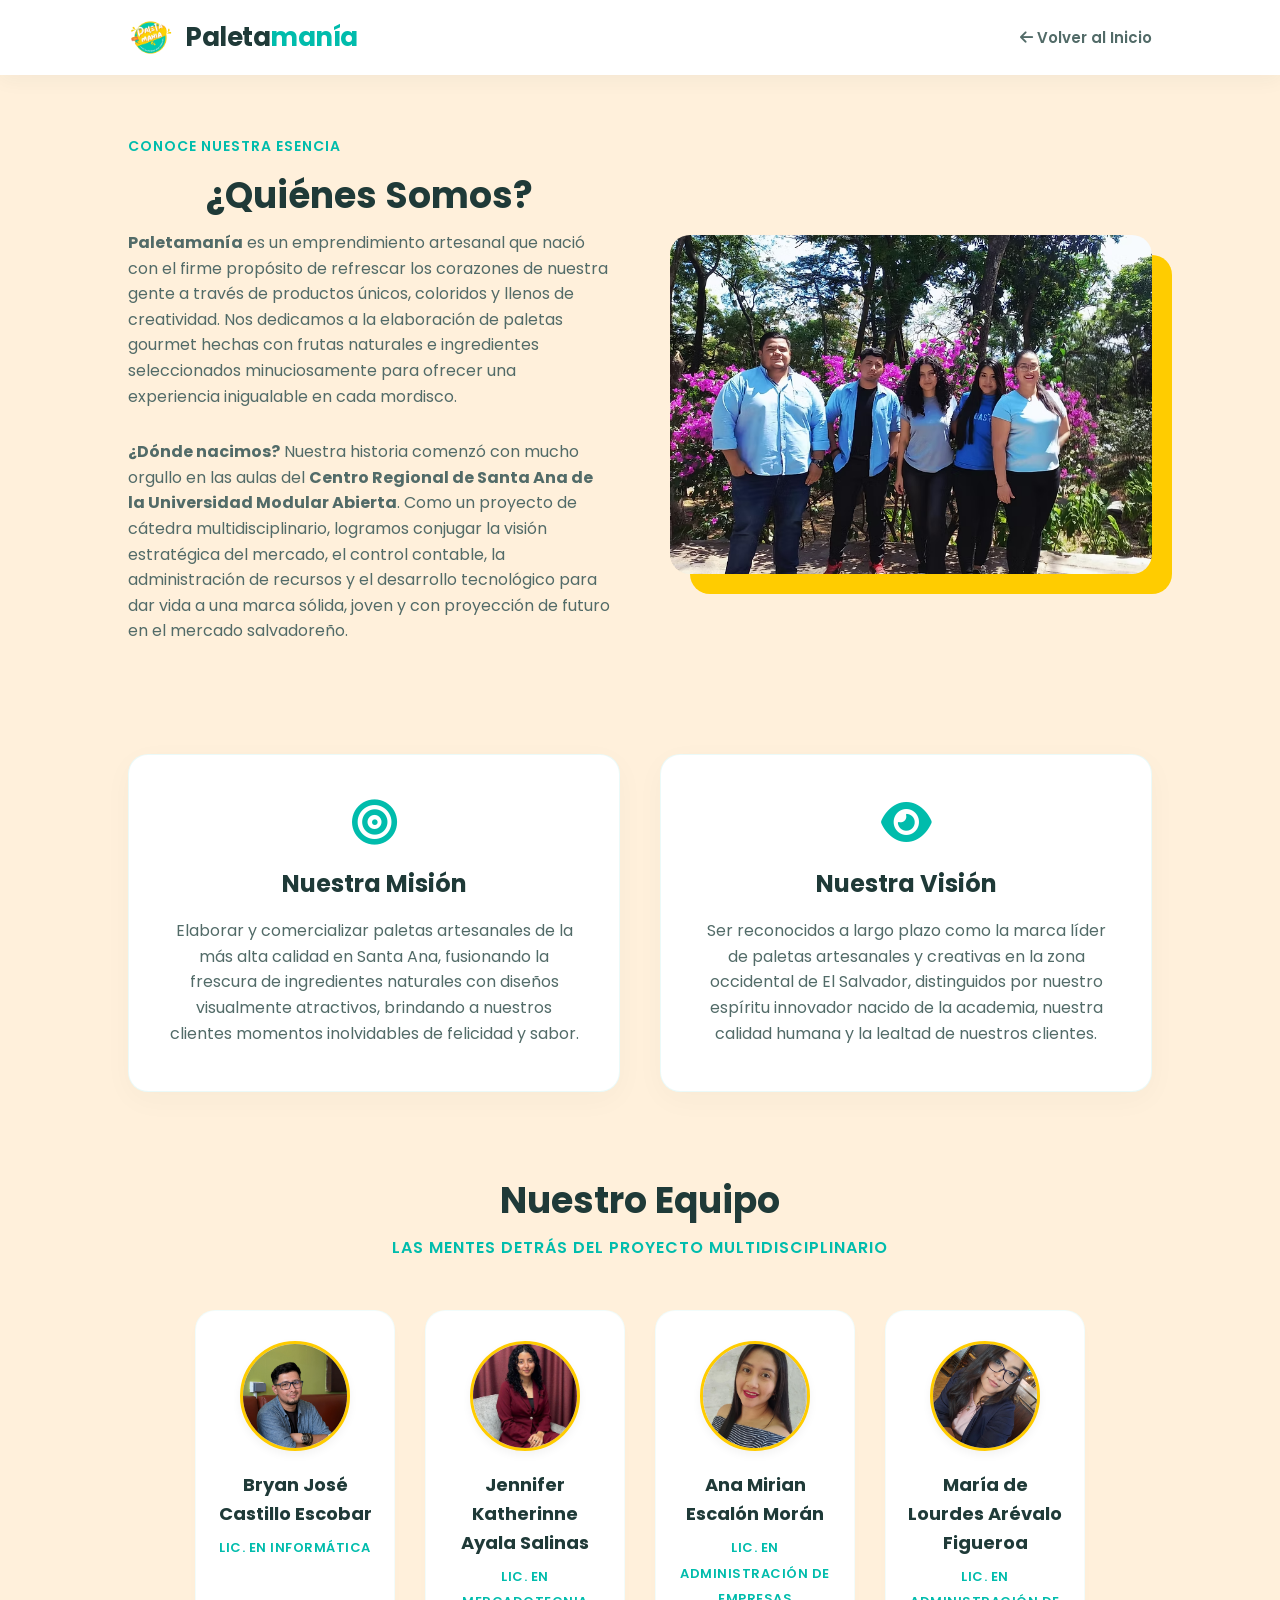
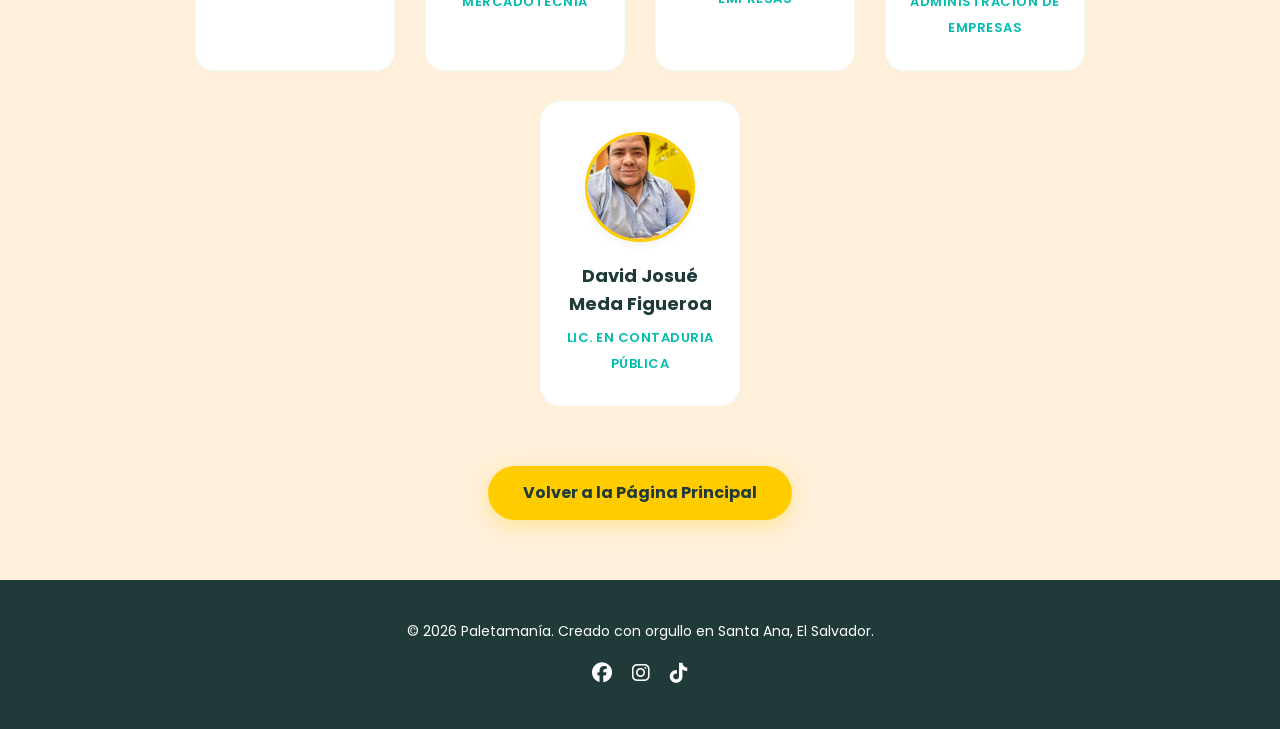
<file: nosotros.html>
<!DOCTYPE html>
<html lang="es">
<head>
    <meta charset="UTF-8">
    <meta name="viewport" content="width=device-width, initial-scale=1.0">
    <title>Quiénes Somos | Paletamanía</title>
    
    <link rel="stylesheet" href="css/estilo.css">
    
    <link rel="stylesheet" href="https://cdnjs.cloudflare.com/ajax/libs/font-awesome/6.4.0/css/all.min.css">
    
    <link href="https://fonts.googleapis.com/css2?family=Poppins:wght@300;400;600;700&display=swap" rel="stylesheet">

    <style>
        .espacio-superior {
            padding-top: 40px;
        }
        .seccion-interna {
            padding: 60px 10%;
        }
        .bloque-historia {
            display: flex;
            align-items: center;
            justify-content: space-between;
            gap: 60px;
            max-width: 1200px;
            margin: 0 auto 80px auto;
        }
        .contenedor-mision-vision {
            display: grid;
            grid-template-columns: repeat(auto-fit, minmax(320px, 1fr));
            gap: 40px;
            margin-bottom: 80px;
        }
        .tarjeta-mv {
            background-color: var(--tarjetas-bg);
            padding: 45px 35px;
            border-radius: 20px;
            text-align: center;
            border: 1px solid rgba(0, 188, 172, 0.08);
            box-shadow: 0 8px 30px rgba(31, 58, 56, 0.03);
        }
        .tarjeta-mv i {
            font-size: 45px;
            color: var(--principal);
            margin-bottom: 20px;
        }
        .tarjeta-mv h3 {
            font-size: 24px;
            color: var(--texto);
            margin-bottom: 15px;
            font-weight: 700;
        }
        
        /* --- ESTILOS MODIFICADOS: EQUIPO EN UNA SOLA FILA --- */
        .contenedor-equipo {
            display: flex;
            flex-direction: row;
            justify-content: center;
            gap: 30px;
            margin-top: 40px;
            overflow-x: auto;
            flex-wrap: wrap;
        }
        
        .tarjeta-miembro {
            background-color: var(--tarjetas-bg);
            border-radius: 20px;
            padding: 30px 20px;
            text-align: center;
            border: 1px solid rgba(0, 188, 172, 0.05);
            box-shadow: 0 5px 20px rgba(0,0,0,0.01);
            flex: 0 0 auto;
            min-width: 200px;
            width: calc(20% - 24px);
        }
        
        .avatar-miembro {
            width: 110px;
            height: 110px;
            border-radius: 50%;
            background-color: var(--fondo);
            margin: 0 auto 20px auto;
            overflow: hidden;
            display: flex;
            align-items: center;
            justify-content: center;
            border: 3px solid var(--secundario);
            box-shadow: 0 4px 10px rgba(0, 0, 0, 0.05);
        }

        .avatar-miembro img {
            width: 100%;
            height: 100%;
            object-fit: cover;
            display: block;
        }
        
        .tarjeta-miembro h4 {
            font-size: 18px;
            color: var(--texto);
            margin-bottom: 5px;
            font-weight: 700;
        }
        
        .tarjeta-miembro span {
            font-size: 13px;
            color: var(--principal);
            font-weight: 600;
            text-transform: uppercase;
            letter-spacing: 0.5px;
        }
        
        @media (max-width: 1200px) {
            .tarjeta-miembro {
                width: calc(25% - 22.5px);
            }
        }
        
        @media (max-width: 992px) {
            .bloque-historia {
                flex-direction: column-reverse;
                gap: 40px;
            }
            .bloque-historia .nosotros-contenido h2,
            .bloque-historia .descripcion-nosotros {
                text-align: center;
            }
            
            .tarjeta-miembro {
                width: calc(33.333% - 20px);
            }
        }
        
        @media (max-width: 768px) {
            .tarjeta-miembro {
                width: calc(50% - 15px);
            }
        }
        
        @media (max-width: 480px) {
            .tarjeta-miembro {
                width: 100%;
            }
        }
    </style>
</head>
<body>

    <header>
        <div class="logo-contenedor">
            <img src="img/Logo_Helados_y_Paletas_Divertido_Circular_Amarillo__1_-removebg-preview.png" alt="Paletamanía Logo Mini" class="logo-img">
            <span class="logo-texto">Paleta<span>manía</span></span>
        </div>
        
        <nav>
            <a href="index.html"><i class="fa-solid fa-arrow-left"></i> Volver al Inicio</a>
        </nav>
    </header>

    <main class="seccion-interna espacio-superior">
        
        <div class="bloque-historia">
            <div class="nosotros-contenido">
                <p class="subtitulo-izq">Conoce nuestra esencia</p>
                <h2>¿Quiénes Somos?</h2>
                <p class="descripcion-nosotros">
                    <strong>Paletamanía</strong> es un emprendimiento artesanal que nació con el firme propósito de refrescar los corazones de nuestra gente a través de productos únicos, coloridos y llenos de creatividad. Nos dedicamos a la elaboración de paletas gourmet hechas con frutas naturales e ingredientes seleccionados minuciosamente para ofrecer una experiencia inigualable en cada mordisco.
                </p>
                <p class="descripcion-nosotros">
                    <strong>¿Dónde nacimos?</strong> Nuestra historia comenzó con mucho orgullo en las aulas del <strong>Centro Regional de Santa Ana de la Universidad Modular Abierta</strong>. Como un proyecto de cátedra multidisciplinario, logramos conjugar la visión estratégica del mercado, el control contable, la administración de recursos y el desarrollo tecnológico para dar vida a una marca sólida, joven y con proyección de futuro en el mercado salvadoreño.
                </p>
            </div>
            
            <div class="nosotros-imagen-wrapper">
                <div class="decoracion-fondo"></div>
                <img src="img/grupo.png" alt="Equipo Multidisciplinario Paletamanía" class="foto-equipo">
            </div>
        </div>

        <div class="contenedor-mision-vision">
            <div class="tarjeta-mv">
                <i class="fa-solid fa-bullseye"></i>
                <h3>Nuestra Misión</h3>
                <p class="descripcion-nosotros" style="text-align: center; margin-bottom: 0;">
                    Elaborar y comercializar paletas artesanales de la más alta calidad en Santa Ana, fusionando la frescura de ingredientes naturales con diseños visualmente atractivos, brindando a nuestros clientes momentos inolvidables de felicidad y sabor.
                </p>
            </div>

            <div class="tarjeta-mv">
                <i class="fa-solid fa-eye"></i>
                <h3>Nuestra Visión</h3>
                <p class="descripcion-nosotros" style="text-align: center; margin-bottom: 0;">
                    Ser reconocidos a largo plazo como la marca líder de paletas artesanales y creativas en la zona occidental de El Salvador, distinguidos por nuestro espíritu innovador nacido de la academia, nuestra calidad humana y la lealtad de nuestros clientes.
                </p>
            </div>
        </div>

        <section style="margin-bottom: 40px;">
            <h2>Nuestro Equipo</h2>
            <p class="subtitulo">Las mentes detrás del proyecto multidisciplinario</p>

            <div class="contenedor-equipo">
                <div class="tarjeta-miembro">
                    <div class="avatar-miembro">
                        <img src="img/bryan.jpg" alt="Nombre Miembro 1">
                    </div>
                    <h4>Bryan José Castillo Escobar</h4>
                    <span>Lic. en Informática</span>
                </div>

                <div class="tarjeta-miembro">
                    <div class="avatar-miembro">
                       <img src="img/Kat.jpg" alt="Nombre Miembro 2">
                    </div>
                    <h4>Jennifer Katherinne Ayala Salinas</h4>
                    <span>Lic. en Mercadotecnia</span>
                </div>

                <div class="tarjeta-miembro">
                    <div class="avatar-miembro">
                        <img src="img/mirian.jpg" alt="Nombre Miembro 3">
                    </div>
                    <h4>Ana Mirian Escalón Morán</h4>
                    <span>Lic. en Administración de empresas</span>
                </div>

                <div class="tarjeta-miembro">
                    <div class="avatar-miembro">
                      <img src="img/lourdes.jpg" alt="Nombre Miembro 4">
                    </div>
                    <h4>María de Lourdes Arévalo Figueroa</h4>
                    <span>Lic. en Administración de empresas</span>
                </div>

                <div class="tarjeta-miembro">
                    <div class="avatar-miembro">
                        <img src="img/david.jpg" alt="Nombre Miembro 5">
                    </div>
                    <h4>David Josué Meda Figueroa</h4>
                    <span>Lic. en Contaduria pública</span>
                </div>
            </div>
           
        </section>

        <div class="bloque-boton-centrado" style="margin-top: 60px;">
            <a href="index.html" class="btn-principal">Volver a la Página Principal</a>
        </div>

    </main>

    <footer>
        <p>&copy; 2026 Paletamanía. Creado con orgullo en Santa Ana, El Salvador.</p>
        <div class="redes">
            <a href="#"><i class="fa-brands fa-facebook"></i></a>
            <a href="https://www.instagram.com/paletamania_helados?igsh=MWhjcGt2OXh0MXdkdg=="><i class="fa-brands fa-instagram"></i></a>
            <a href="#"><i class="fa-brands fa-tiktok"></i></a>
        </div>
    </footer>

</body>
</html>
</file>
<file: css/estilo.css>
/* ==========================================================================
   1. VARIABLES DE COLOR Y RESET DE ESTILOS
   ========================================================================== */
:root {
    --principal: #00bcac;         /* Turquesa/Cian vibrante del logo */
    --principal-oscuro: #009689;  /* Turquesa oscuro para efectos hover */
    --secundario: #ffcc00;        /* Amarillo sol brillante */
    --acentos: #ff7f50;           /* Coral/Salmón del palito de la paleta */
    --fondo: #fff0db;             /* Crema suave para el fondo general */
    --tarjetas-bg: #ffffff;       /* Blanco puro para los contenedores */
    --texto: #1f3a38;             /* Contraste oscuro basado en el verde azulado */
    --texto-suave: #526b68;       /* Tono intermedio para descripciones largas */
}

* {
    margin: 0;
    padding: 0;
    box-sizing: border-box;
    font-family: 'Poppins', sans-serif;
    scroll-behavior: smooth;
}

body {
    background-color: var(--fondo);
    color: var(--texto);
    line-height: 1.6;
}

/* ==========================================================================
   2. HEADER / BARRA DE NAVEGACIÓN
   ========================================================================== */
header {
    display: flex;
    justify-content: space-between;
    align-items: center;
    padding: 15px 10%;
    background-color: var(--tarjetas-bg);
    position: sticky;
    top: 0;
    z-index: 1000;
    box-shadow: 0 4px 20px rgba(31, 58, 56, 0.05);
}

.logo-contenedor {
    display: flex;
    align-items: center;
    gap: 12px;
}

.logo-img {
    height: 45px;
    width: auto;
    display: block;
}

.logo-texto {
    font-size: 26px;
    font-weight: 700;
    color: var(--texto);
    letter-spacing: -0.5px;
}

.logo-texto span {
    color: var(--principal);
}

header nav {
    display: flex;
    align-items: center;
}

header nav a, .dropbtn {
    margin-left: 25px;
    text-decoration: none;
    color: var(--texto-suave);
    font-weight: 600;
    font-size: 15px;
    transition: color 0.3s ease;
    background: none;
    border: none;
    font-family: inherit;
    cursor: pointer;
}

header nav a:hover, .dropdown:hover .dropbtn {
    color: var(--principal);
}

/* ==========================================================================
   3. MENÚ DESPLEGABLE (DROPDOWN CORREGIDO - SIN CIERRES ACCIDENTALES)
   ========================================================================== */
.dropdown {
    position: relative;
    display: inline-block;
}

.dropbtn i {
    font-size: 12px;
    margin-left: 5px;
    transition: transform 0.3s ease;
}

.dropdown:hover .dropbtn i {
    transform: rotate(180deg);
}

.dropdown-content {
    display: none;
    position: absolute;
    top: 100%; 
    right: 0;
    background-color: var(--tarjetas-bg);
    min-width: 160px;
    box-shadow: 0 8px 20px rgba(31, 58, 56, 0.15);
    border-radius: 12px;
    z-index: 100;
    overflow: hidden;
}

.dropdown::after {
    content: '';
    position: absolute;
    top: 100%;
    left: 0;
    width: 100%;
    height: 25px;
    background: transparent;
}

.dropdown:hover .dropdown-content {
    display: block;
}

.dropdown-content a {
    color: var(--texto-suave);
    padding: 12px 20px;
    text-decoration: none;
    display: block;
    font-weight: 600;
    font-size: 14px;
    transition: all 0.3s ease;
    margin-left: 0;
    text-align: left;
}

.dropdown-content a:hover {
    background-color: var(--fondo);
    color: var(--principal);
}

/* ==========================================================================
   4. SECCIÓN HERO (INICIO)
   ========================================================================== */
.hero {
    height: 90vh;
    display: flex;
    align-items: center;
    justify-content: center;
    text-align: center;
    padding: 0 20px;
    background: linear-gradient(rgba(0, 0, 0, 0.45), rgba(0, 0, 0, 0.45)), url('../img/paleta1.jpeg') no-repeat center center/cover;
}

.hero-content-centered {
    max-width: 750px;
    display: flex;
    flex-direction: column;
    align-items: center;
    animation: fadeInUp 1s ease-out;
}

.hero-logo-center {
    height: 130px;
    width: auto;
    margin-bottom: 25px;
    filter: drop-shadow(0px 6px 12px rgba(0, 0, 0, 0.4));
}

.hero h1 {
    font-size: 52px;
    font-weight: 700;
    line-height: 1.2;
    color: #ffffff;
    margin-bottom: 20px;
    text-shadow: 0 2px 10px rgba(0, 0, 0, 0.4);
}

.hero p {
    font-size: 19px;
    color: #f5f5f5;
    margin-bottom: 35px;
    text-shadow: 0 1px 5px rgba(0, 0, 0, 0.4);
}

.btn-principal {
    display: inline-block;
    padding: 14px 35px;
    background-color: var(--secundario);
    color: var(--texto);
    text-decoration: none;
    border-radius: 30px;
    font-weight: 700;
    box-shadow: 0 5px 20px rgba(255, 204, 0, 0.35);
    transition: all 0.3s ease;
}

.btn-principal:hover {
    background-color: var(--principal);
    color: #ffffff;
    transform: translateY(-3px);
    box-shadow: 0 8px 25px rgba(0, 188, 172, 0.4);
}

@keyframes fadeInUp {
    from { opacity: 0; transform: translateY(20px); }
    to { opacity: 1; transform: translateY(0); }
}

/* ==========================================================================
   5. TÍTULOS GLOBALES Y SECCIONES
   ========================================================================== */
h2 {
    text-align: center;
    font-size: 36px;
    color: var(--texto);
    margin-bottom: 5px;
    font-weight: 700;
}

.subtitulo {
    text-align: center;
    color: var(--principal);
    font-weight: 600;
    font-size: 16px;
    text-transform: uppercase;
    letter-spacing: 1px;
    margin-bottom: 50px;
}

/* --- Creamos Historias (Beneficios) --- */
.beneficios {
    padding: 80px 10%;
    background-color: var(--tarjetas-bg);
}

.contenedor-tarjetas {
    display: grid;
    grid-template-columns: repeat(auto-fit, minmax(280px, 1fr));
    gap: 30px;
}

.tarjeta-beneficio {
    background-color: var(--fondo);
    padding: 40px 30px;
    border-radius: 20px;
    text-align: center;
    transition: transform 0.3s ease, box-shadow 0.3s ease;
    border: 1px solid rgba(0, 188, 172, 0.08);
    display: flex;
    flex-direction: column;
    align-items: center;
}

.tarjeta-beneficio:hover {
    transform: translateY(-10px);
    box-shadow: 0 15px 35px rgba(31, 58, 56, 0.08);
}

.beneficio-img-wrapper {
    width: 95px;
    height: 95px;
    border-radius: 50%;
    overflow: hidden;
    margin-bottom: 20px;
    border: 3px solid var(--secundario);
    box-shadow: 0 4px 10px rgba(0, 0, 0, 0.05);
}

.beneficio-img {
    width: 100%;
    height: 100%;
    object-fit: cover;
    display: block;
}

.tarjeta-beneficio h3 {
    font-size: 20px;
    margin-bottom: 15px;
    color: var(--texto);
    font-weight: 700;
}

.tarjeta-beneficio p {
    color: var(--texto-suave);
    font-size: 14px;
    line-height: 1.6;
}

/* --- Nuestras Delicias (Catálogo Interactiva) --- */
.catalogo {
    padding: 80px 10%;
}

.contenedor-sabores {
    display: grid;
    grid-template-columns: repeat(auto-fit, minmax(280px, 1fr));
    gap: 30px;
    margin-top: 40px;
}

.sabor-card {
    background: var(--tarjetas-bg);
    border-radius: 20px;
    overflow: hidden;
    box-shadow: 0 5px 20px rgba(0, 0, 0, 0.02);
    transition: transform 0.3s ease, box-shadow 0.3s ease;
    border: 1px solid rgba(0, 0, 0, 0.02);
    display: flex;
    flex-direction: column;
    cursor: pointer;
}

.sabor-card:hover {
    transform: scale(1.03);
    box-shadow: 0 12px 30px rgba(0, 188, 172, 0.15);
}

.sabor-img-placeholder {
    height: 200px;
    display: flex;
    align-items: center;
    justify-content: center;
    font-size: 64px;
    border-bottom: 1px solid rgba(0, 0, 0, 0.02);
    background-color: #fafafa;
}

.sabor-info {
    padding: 25px;
    text-align: center;
}

.sabor-info h3 {
    font-size: 20px;
    color: var(--texto);
    margin-bottom: 10px;
    font-weight: 700;
}

.sabor-info p {
    color: var(--texto-suave);
    font-size: 14px;
    line-height: 1.5;
}

/* --- ESTILOS COMPLETOS DEL MODAL DETALLE DE SABORES --- */
.modal-overlay {
    display: none;
    position: fixed;
    top: 0;
    left: 0;
    width: 100%;
    height: 100%;
    background-color: rgba(31, 58, 56, 0.5);
    backdrop-filter: blur(8px);
    z-index: 2000;
    align-items: center;
    justify-content: center;
    padding: 20px;
    opacity: 0;
    transition: opacity 0.3s ease;
}

.modal-overlay.active {
    display: flex;
    opacity: 1;
}

.modal-wrapper {
    background-color: var(--tarjetas-bg);
    width: 100%;
    max-width: 500px;
    border-radius: 24px;
    padding: 40px 30px;
    position: relative;
    box-shadow: 0 20px 50px rgba(31, 58, 56, 0.25);
    transform: translateY(-3px);
    transition: transform 0.3s ease;
    border: 1px solid rgba(0, 188, 172, 0.1);
}

.modal-cerrar-btn {
    position: absolute;
    top: 20px;
    right: 25px;
    background: none;
    border: none;
    font-size: 32px;
    color: var(--texto-suave);
    cursor: pointer;
    transition: color 0.2s ease;
}

.modal-cerrar-btn:hover {
    color: var(--acentos);
}

.modal-cuerpo {
    text-align: center;
}

.modal-ilustracion {
    font-size: 70px;
    margin-bottom: 15px;
}

.modal-tag {
    display: inline-block;
    padding: 6px 16px;
    background-color: var(--fondo);
    color: var(--texto-suave);
    font-size: 12px;
    font-weight: 700;
    border-radius: 30px;
    text-transform: uppercase;
    letter-spacing: 0.5px;
    margin-bottom: 15px;
}

#modal-titulo {
    font-size: 26px;
    color: var(--texto);
    font-weight: 700;
    margin-bottom: 15px;
}

#modal-descripcion {
    font-size: 15px;
    color: var(--texto-suave);
    line-height: 1.7;
}

/* ==========================================================================
   5.5 SECCIÓN STORYTELLING (VIDEOS)
   ========================================================================== */
.historias-video-seccion {
    padding: 80px 10%;
    background-color: var(--tarjetas-bg);
}

.contenedor-videos-flex {
    display: flex;
    justify-content: center;
    gap: 25px;
    max-width: 1200px;
    margin: 40px auto 0 auto;
    width: 100%;
}

.tarjeta-video {
    flex: 1 1 calc(33.333% - 25px);
    min-width: 300px;
    background-color: var(--fondo);
    border-radius: 24px;
    overflow: hidden;
    box-shadow: 0 10px 30px rgba(31, 58, 56, 0.04);
    border: 1px solid rgba(0, 188, 172, 0.05);
    display: flex;
    flex-direction: column;
    transition: transform 0.3s ease, box-shadow 0.3s ease;
}

.tarjeta-video:hover {
    transform: translateY(-5px);
    box-shadow: 0 15px 35px rgba(0, 188, 172, 0.1);
}

.video-wrapper {
    width: 100%;
    height: 450px;
    background-color: #000000;
    display: flex;
    align-items: center;
    justify-content: center;
    position: relative;
    overflow: hidden;
}

.video-wrapper video {
    width: 100%;
    height: 100%;
    display: block;
    object-fit: cover;
}

.video-info {
    padding: 20px;
    text-align: left;
}

.video-info h3 {
    font-size: 18px;
    color: var(--texto);
    margin-bottom: 10px;
    font-weight: 700;
}

.video-info p {
    font-size: 14px;
    color: var(--texto-suave);
    line-height: 1.5;
}

/* ==========================================================================
   6. SECCIÓN SOBRE NOSOTROS
   ========================================================================== */
.sobre-nosotros {
    padding: 80px 10%;
}

.nosotros-contenedor-flex {
    display: flex;
    align-items: center;
    gap: 50px;
    max-width: 1200px;
    margin: 0 auto;
}

.nosotros-contenido {
    flex: 1;
}

.subtitulo-izq {
    color: var(--principal);
    font-weight: 600;
    font-size: 14px;
    text-transform: uppercase;
    letter-spacing: 1px;
    margin-bottom: 10px;
}

.descripcion-nosotros {
    color: var(--texto-suave);
    margin-bottom: 30px;
    font-size: 16px;
}

.disciplinas-grid {
    display: grid;
    grid-template-columns: repeat(2, 1fr);
    gap: 15px;
}

.disciplina-tag {
    display: flex;
    align-items: center;
    gap: 10px;
    background-color: var(--tarjetas-bg);
    padding: 15px;
    border-radius: 12px;
    box-shadow: 0 4px 10px rgba(0,0,0,0.02);
    font-weight: 600;
    color: var(--texto);
}

.disciplina-tag i {
    color: var(--principal);
    font-size: 18px;
}

.nosotros-imagen-wrapper {
    flex: 1;
    position: relative;
}

.foto-equipo {
    width: 100%;
    height: auto;
    border-radius: 20px;
    display: block;
    position: relative;
    z-index: 2;
}

.decoracion-fondo {
    position: absolute;
    top: 20px;
    left: 20px;
    width: 100%;
    height: 100%;
    background-color: var(--secundario);
    border-radius: 20px;
    z-index: 1;
}

.bloque-boton-centrado {
    text-align: center;
    margin-top: 40px;
}

/* ==========================================================================
   7. SECCIÓN RESEÑAS (CORREGIDO PARA INTERCEPTAR GENERACIÓN DINÁMICA)
   ========================================================================== */
.reseñas-container {
    padding: 80px 10%;
    background-color: var(--tarjetas-bg);
}

.contenedor-carrete {
    max-width: 1200px;
    margin: 0 auto 50px auto;
    position: relative;
    overflow: hidden;
}

/* El contenedor donde tu JS inyecta los datos */
.grid-reseñas {
    display: flex;
    gap: 30px;
    overflow-x: auto;
    scroll-snap-type: x mandatory;
    padding: 20px 10px;
    scrollbar-width: none; /* Firefox */
}

.grid-reseñas::-webkit-scrollbar {
    display: none; /* Chrome/Safari */
}

/* ¡SOLUCIÓN AQUÍ! 
    Como tu JS inyecta bloques dinámicos directamente (h4, div, p), 
    le damos las propiedades de "tarjeta" a cada elemento hijo directo del contenedor.
*/
.grid-reseñas > div, 
.tarjeta-reseña {
    flex: 0 0 calc(33.333% - 20px);
    min-width: 300px;
    background-color: var(--fondo); /* Fondo crema suave */
    padding: 30px;
    border-radius: 20px;
    box-shadow: 0 8px 20px rgba(31, 58, 56, 0.06); /* Sombra tridimensional */
    border: 1px solid rgba(0, 188, 172, 0.05);
    scroll-snap-align: start;
    display: flex;
    flex-direction: column;
    gap: 12px; /* Espaciado interno ordenado */
    transition: transform 0.3s ease, box-shadow 0.3s ease;
}

.grid-reseñas > div:hover,
.tarjeta-reseña:hover {
    transform: translateY(-5px);
    box-shadow: 0 12px 25px rgba(0, 188, 172, 0.12);
}

/* Estilos para los textos internos que vemos en la imagen */
.grid-reseñas h3, 
.grid-reseñas h4,
.reseña-autor {
    font-size: 18px;
    font-weight: 700;
    color: var(--texto);
    margin-bottom: 2px;
}

/* Estrellas doradas */
.grid-reseñas .estrellas,
.grid-reseñas div:not([class]) { 
    color: var(--secundario);
    font-size: 14px;
    letter-spacing: 2px;
}

/* El comentario del usuario */
.grid-reseñas p,
.reseña-texto {
    font-size: 14.5px;
    color: var(--texto-suave);
    line-height: 1.6;
    font-style: italic;
    margin-top: 5px;
}

/* --- FORMULARIO DE NUEVA RESEÑA --- */
.formulario-reseña-box {
    max-width: 600px;
    margin: 0 auto;
    background-color: var(--fondo);
    padding: 40px;
    border-radius: 24px;
    box-shadow: 0 10px 30px rgba(0,0,0,0.02);
}

.formulario-reseña-box h3 {
    margin-bottom: 25px;
    text-align: center;
    font-size: 20px;
    color: var(--texto);
    font-weight: 700;
}

.input-grupo {
    margin-bottom: 20px;
}

.input-grupo input, .input-grupo select, .input-grupo textarea {
    width: 100%;
    padding: 12px 20px;
    border: 1px solid rgba(0, 188, 172, 0.2);
    border-radius: 12px;
    background-color: var(--tarjetas-bg);
    font-family: inherit;
    color: var(--texto);
    font-size: 15px;
    outline: none;
    transition: border-color 0.3s ease;
}

.input-grupo input:focus, .input-grupo select:focus, .input-grupo textarea:focus {
    border-color: var(--principal);
}

/* ==========================================================================
   8. SECCIÓN UBICACIÓN Y MAPA 
   ========================================================================== */
.ubicacion-seccion {
    padding: 80px 10%;
    background-color: var(--fondo);
}

.ubicacion-contenedor-flex {
    display: flex;
    max-width: 1200px;
    margin: 40px auto 0 auto;
    gap: 40px;
    align-items: stretch;
}

.ubicacion-info {
    flex: 1;
    background: var(--tarjetas-bg);
    padding: 30px;
    border-radius: 15px;
    box-shadow: 0 10px 30px rgba(0, 0, 0, 0.05);
}

.descripcion-ubicacion {
    color: var(--texto-suave);
    margin-bottom: 20px;
}

.puntos-referencia {
    display: flex;
    flex-direction: column;
    gap: 20px;
    margin-top: 25px;
}

.punto-item {
    display: flex;
    gap: 15px;
    align-items: flex-start;
    padding-bottom: 15px;
    border-bottom: 1px dashed #e0e0e0;
}

.punto-item:last-child {
    border-bottom: none;
    padding-bottom: 0;
}

.punto-item i {
    font-size: 20px;
    color: var(--principal);
    background: rgba(0, 188, 172, 0.1);
    padding: 12px;
    border-radius: 50%;
}

.punto-item h4 {
    font-size: 16px;
    color: var(--texto);
    margin-bottom: 5px;
}

.horario-tag {
    display: inline-block;
    margin-top: 8px;
    padding: 3px 12px;
    background-color: #fff9e6;
    border: 1px solid #ffe8a3;
    color: #b38600;
    font-size: 12px;
    font-weight: 600;
    border-radius: 20px;
}

.mapa-wrapper {
    flex: 1.2;
    min-height: 450px;
    border-radius: 15px;
    overflow: hidden;
    box-shadow: 0 10px 30px rgba(0, 0, 0, 0.08);
    border: 4px solid var(--tarjetas-bg);
}

/* ==========================================================================
   9. SECCIÓN CONTACTO
   ========================================================================== */
.contacto-container {
    padding: 80px 10%;
    background-color: var(--tarjetas-bg);
}

.contacto-flex {
    display: flex;
    gap: 50px;
    max-width: 1200px;
    margin: 40px auto 0 auto;
}

.contacto-info {
    flex: 1;
}

.contacto-descripcion {
    color: var(--texto-suave);
    margin-bottom: 30px;
}

.info-detalles {
    display: flex;
    flex-direction: column;
    gap: 20px;
}

.info-item {
    display: flex;
    align-items: center;
    gap: 15px;
    font-size: 16px;
}

.info-item i {
    color: var(--principal);
    font-size: 20px;
}

.formulario-contacto-box {
    flex: 1;
    background-color: var(--fondo);
    padding: 40px;
    border-radius: 24px;
}

/* ==========================================================================
   10. FOOTER & RESPONSIVO GENERAL
   ========================================================================== */
footer {
    background-color: var(--texto);
    color: #ffffff;
    text-align: center;
    padding: 40px 20px;
}

footer p {
    font-size: 14px;
    margin-bottom: 15px;
}

.redes {
    display: flex;
    justify-content: center;
    gap: 20px;
}

.redes a {
    color: #ffffff;
    font-size: 20px;
    transition: color 0.3s ease;
}

.redes a:hover {
    color: var(--principal);
}

/* ==========================================================================
   11. MEDIA QUERIES (ADAPTACIÓN RESPONSIVA COMPLETA)
   ========================================================================== */

/* Tablets y pantallas medianas (Hasta 992px) */
@media (max-width: 992px) {
    header {
        padding: 15px 5%;
    }
    .hero h1 {
        font-size: 44px;
    }
    .nosotros-contenedor-flex, .contacto-flex, .ubicacion-contenedor-flex {
        gap: 30px;
    }
    /* El carrete pasa a mostrar 2 tarjetas bien distribuidas */
    .grid-reseñas > div, .tarjeta-reseña {
        flex: 0 0 calc(50% - 15px);
    }
}

/* Celulares y pantallas pequeñas (Hasta 768px) */
@media (max-width: 768px) {
    header {
        flex-direction: column;
        gap: 15px;
        padding: 15px 20px;
        text-align: center;
    }

    header nav {
        display: flex;
        flex-wrap: wrap;
        justify-content: center;
        gap: 10px;
    }

    header nav a, .dropbtn {
        margin-left: 0;
        padding: 5px 10px;
        font-size: 14px;
    }

    .dropdown-content {
        right: auto;
        left: 50%;
        transform: translateX(-50%);
    }

    .hero {
        height: 85vh;
    }

    .hero h1 {
        font-size: 34px;
    }

    .hero p {
        font-size: 16px;
    }

    .hero-logo-center {
        height: 100px;
    }

    /* Transformación de todas las columnas Flexbox en una sola fila vertical */
    .nosotros-contenedor-flex, 
    .contacto-flex, 
    .ubicacion-contenedor-flex, 
    .contenedor-videos-flex {
        flex-direction: column;
        gap: 35px;
    }

    /* Ajuste para los vídeos de Storytelling */
    .tarjeta-video {
        flex: 1 1 100%;
        width: 100%;
    }
    
    .video-wrapper {
        height: 380px;
    }

    /* Reordenamiento estético: foto arriba del texto descriptivo */
    .nosotros-imagen-wrapper {
        order: -1;
        width: 100%;
    }

    .disciplinas-grid {
        grid-template-columns: 1fr;
    }

    /* CARRETE DE RESEÑAS DINÁMICAS EN MÓVIL: Se ajusta al 100% para deslizar fluidamente de una en una */
    .grid-reseñas > div, 
    .tarjeta-reseña {
        flex: 0 0 100%;
        min-width: 100%;
    }

    /* Ajuste de contenedores del Mapa y los Formularios */
.mapa-wrapper {
    min-height: 350px; /* Define una altura fija adecuada para pantallas de celular */
    width: 100%;
    position: relative;
    overflow: hidden;
}

/* Forzar al mapa de Google a llenar por completo el contenedor redondo */
.mapa-wrapper iframe {
    width: 100% !important;
    height: 100% !important;
    position: absolute;
    top: 0;
    left: 0;
    object-fit: cover;
}

    .ubicacion-info, .formulario-contacto-box, .formulario-reseña-box {
        padding: 25px 20px;
    }
}

/* Celulares muy compactos (Hasta 480px) */
@media (max-width: 480px) {
    h2 {
        font-size: 28px;
    }
    .hero h1 {
        font-size: 26px;
    }
    .btn-principal {
        padding: 12px 25px;
        font-size: 15px;
    }
}
</file>
